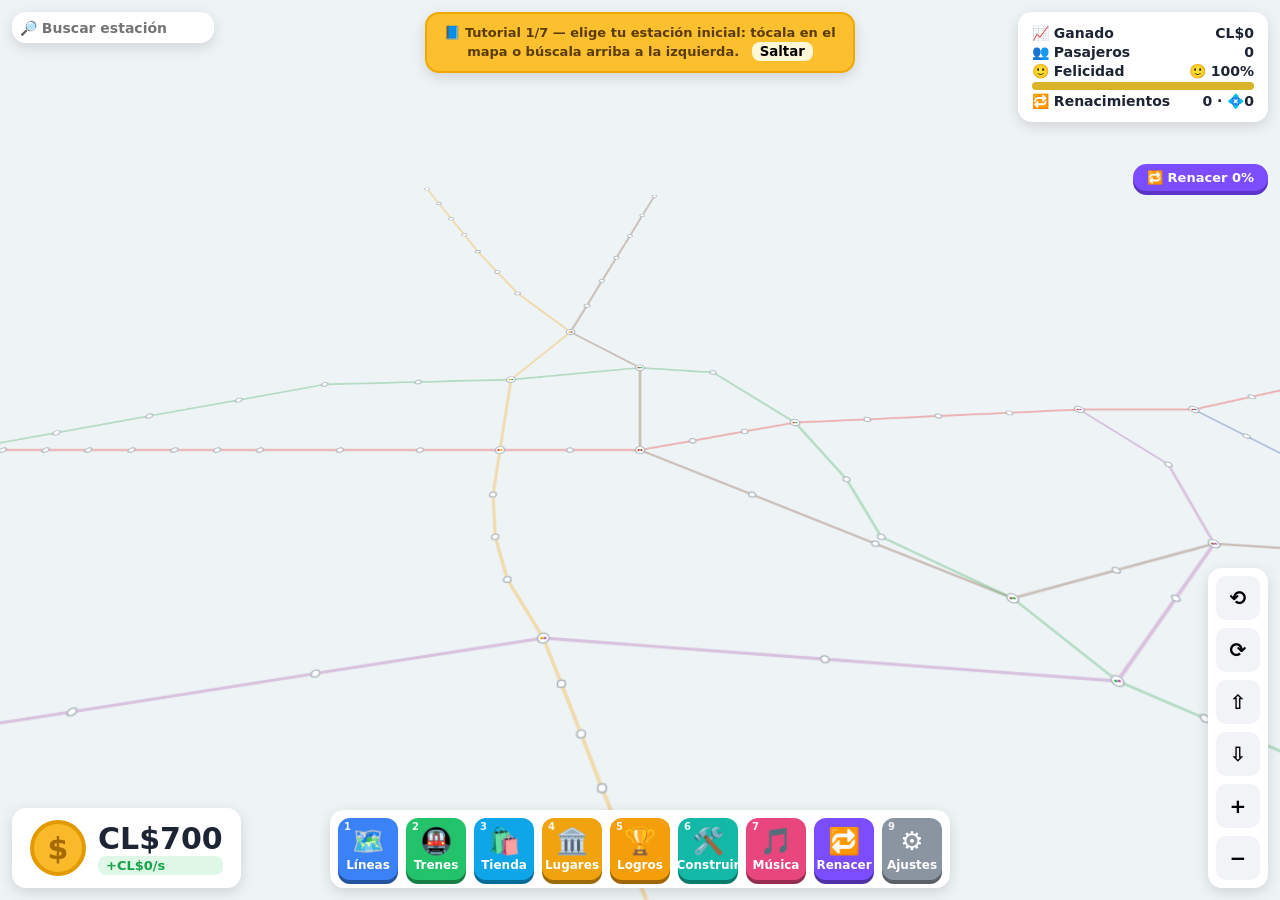
<file: index.html>
<!DOCTYPE html>
<html lang="es"><head><meta charset="utf-8"><meta name="viewport" content="width=device-width,initial-scale=1,maximum-scale=1,user-scalable=no,viewport-fit=cover"><meta name="theme-color" content="#eef3f6"><meta name="mobile-web-app-capable" content="yes"><meta name="apple-mobile-web-app-capable" content="yes"><meta name="apple-mobile-web-app-title" content="Metro Santiago">
<title>Metro de Santiago Simulator</title><link rel="stylesheet" href="css/style.css"></head><body>
<div id="stage"><svg id="map"><g id="w"></g></svg></div>
<div class="panel" id="tip"></div>
<div class="panel" id="srch"><input id="sb" list="dl" placeholder="🔎 Buscar estación"><datalist id="dl"></datalist></div>
<div id="toasts"></div><div class="panel" id="bmb"></div><div class="panel" id="evb"></div>
<div class="panel" id="rbp" onclick="show(mRebirth)"><i class="kb">8</i></div>
<div class="panel" id="stats">
<div><span>📈 Ganado</span><span id="sE"></span></div><div><span>👥 Pasajeros</span><span id="sP"></span></div>
<div><span>🙂 Felicidad</span><span id="sH"></span></div><div class="bar"><i id="sHb"></i></div>
<div><span>🔁 Renacimientos</span><span id="sR"></span></div></div>
<div class="panel" id="money"><div id="coin">$</div><div><big id="mM"></big><small id="mI"></small></div></div>
<div class="panel" id="menu">
<button class="mb" style="--c:#3b82f6" onclick="show(mLines)"><i class="kb">1</i><span>🗺️</span>Líneas</button>
<button class="mb" style="--c:#22c36b" onclick="show(mTrains)"><i class="kb">2</i><span>🚇</span>Trenes</button>
<button class="mb" style="--c:#0ea5e9" onclick="show(mShop)"><i class="kb">3</i><span>🛍️</span>Tienda</button>
<button class="mb" style="--c:#f0a30f" onclick="show(mPlaces)"><i class="kb">4</i><span>🏛️</span>Lugares</button>
<button class="mb" style="--c:#f59e0b" onclick="show(mAch)"><i class="kb">5</i><span>🏆</span>Logros</button>
<button class="mb" style="--c:#14b8a6" onclick="show(mBuild)"><i class="kb">6</i><span>🛠️</span>Construir</button>
<button class="mb" style="--c:#e8467c" onclick="show(mMusic)"><i class="kb">7</i><span>🎵</span>Música</button>
<button class="mb" style="--c:#7c4dff" onclick="show(mRebirth)"><span>🔁</span>Renacer</button>
<button class="mb" style="--c:#8b95a1" onclick="show(mSet)"><i class="kb">9</i><span>⚙️</span>Ajustes</button></div>
<div class="panel" id="zoom"><button title="Girar a la izquierda" onclick="rot(-15)">⟲</button><button title="Girar a la derecha" onclick="rot(15)">⟳</button><button title="Inclinar más" onclick="tilt(8)">⇧</button><button title="Inclinar menos" onclick="tilt(-8)">⇩</button><button onclick="zoom(1.25)">+</button><button onclick="zoom(.8)">−</button></div>
<div id="nw"><div class="nc" id="ncard"><div class="nhd">📰 SANTIAGO HOY · ÚLTIMA HORA</div><div id="nimg"></div><h2 id="nh"></h2><p id="nt"></p><div class="nbt"><button class="btn" id="nclaim" style="--c:#f0a30f" onclick="claimNews()"></button><button class="btn" style="--c:#8b95a1" onclick="closeNews()">✕ Cerrar</button></div></div></div>
<div id="ov" onclick="if(event.target==this)closeM()"><div id="md"></div></div>
<script src="music/playlist.js"></script><script src="js/data.js"></script><script src="js/audio.js"></script><script src="js/game.js"></script>
</body></html>
</file>
<file: css/style.css>
:root{--bg:#eef3f6;--ink:#1d2433;--sh:0 4px 14px #0002}
*{box-sizing:border-box;font-family:"Segoe UI",system-ui,sans-serif}
body{margin:0;height:100vh;overflow:hidden;background:var(--bg);color:var(--ink);user-select:none}
#map{position:absolute;inset:0;width:100%;height:100%;cursor:grab;touch-action:none}
.lb{font-size:15px;font-weight:700;fill:#2b3442;text-anchor:middle;paint-order:stroke;stroke:#eef3f6;stroke-width:5px;pointer-events:none}
.zl .lb:not(.k){display:none}.st{cursor:pointer}
@keyframes p{50%{stroke-width:7}}.pulse{animation:p 1s infinite}
.panel{position:absolute;background:#fff;border-radius:14px;box-shadow:var(--sh);padding:10px 14px;font-weight:700}
#stats{top:12px;right:12px;width:250px;font-size:14px}#stats div{display:flex;justify-content:space-between;margin:3px 0}
.bar{height:8px;background:#e6e9ee;border-radius:6px;overflow:hidden}.bar i{display:block;height:100%;background:#d9b32a}
#tip{top:12px;left:50%;transform:translateX(-50%);background:#fcc02e;color:#5a3b00;font-size:13px;text-align:center;max-width:430px;border:2px solid #f0a800}
#srch{top:12px;left:12px;padding:6px}#srch input{border:0;outline:0;font-size:14px;font-weight:700;width:190px;background:none}
#rbp{top:164px;right:12px;padding:6px 14px;font-size:13px;color:#fff;background:#7c4dff;cursor:pointer;box-shadow:0 4px 0 #5a35c8}
#money{left:12px;bottom:12px;display:flex;gap:12px;align-items:center;padding:12px 18px}
#coin{width:56px;height:56px;border-radius:50%;background:#f9b928;border:4px solid #e29a00;display:grid;place-items:center;font-size:30px;color:#a56a00}
#money big{font-size:30px;display:block;font-weight:900}#money small{display:block;background:#dff7e6;color:#16a34a;border-radius:8px;padding:2px 8px;font-size:13px}
#menu{left:50%;transform:translateX(-50%);bottom:12px;display:flex;gap:8px;padding:8px}
.mb{width:60px;height:62px;border:0;border-radius:12px;background:var(--c);color:#fff;font-size:12px;font-weight:800;cursor:pointer;box-shadow:0 4px 0 color-mix(in srgb,var(--c) 65%,#000);display:flex;flex-direction:column;align-items:center;justify-content:center;gap:2px}
.mb span{font-size:26px}.mb:active{transform:translateY(3px)}
#zoom{right:12px;bottom:12px;display:flex;flex-direction:column;gap:8px;padding:8px}
#zoom button{width:44px;height:44px;border:0;border-radius:10px;background:#f1f3f6;font-size:24px;font-weight:800;cursor:pointer}
.btn{border:0;color:#fff;font-weight:800;font-size:16px;border-radius:14px;padding:14px 12px;background:var(--c);box-shadow:0 5px 0 color-mix(in srgb,var(--c) 68%,#000);cursor:pointer;text-shadow:0 1px 2px #0004}
.btn:active{transform:translateY(3px);box-shadow:0 2px 0 color-mix(in srgb,var(--c) 68%,#000)}.btn[disabled]{--c:#c5cbd1;cursor:not-allowed}
#ov{position:fixed;inset:0;background:#0004;display:none;align-items:center;justify-content:center;z-index:9}
#md{width:min(740px,94vw);max-height:84vh;background:#fff;border-radius:26px;overflow:hidden;display:flex;flex-direction:column;box-shadow:0 10px 40px #0005}
/* aparición progresiva desde abajo hacia arriba */
@keyframes rise{from{opacity:0;transform:translateY(80px) scale(.97);filter:blur(8px)}60%{filter:blur(0)}to{opacity:1;transform:none;filter:none}}
@keyframes fade{from{opacity:0}}
#md.in{animation:rise .42s cubic-bezier(.2,.8,.2,1)}#ov.in{animation:fade .3s}
@media(prefers-reduced-motion:reduce){#md.in,#ov.in{animation:none}}
.mh{display:flex;justify-content:space-between;align-items:center;padding:20px 26px;color:#fff}
.mh h2{margin:0;font-size:30px}.sub{opacity:.95;font-weight:600;margin-top:6px;font-size:14px}
.x{width:56px;height:56px;border-radius:50%;border:0;background:#fff;font-size:24px;font-weight:900;cursor:pointer;box-shadow:0 4px 0 #ccc;flex:none}
.mb2{padding:18px 22px 24px;overflow:auto;display:flex;flex-direction:column;gap:14px}
.g2{display:grid;grid-template-columns:1fr 1fr;gap:14px}
.box{display:flex;gap:16px;align-items:center;background:#f6f4ff;border:2px solid #ddd6fb;border-radius:16px;padding:16px}
.lvl{width:64px;height:64px;border-radius:50%;background:#7c4dff;color:#fff;font-size:32px;font-weight:900;display:grid;place-items:center;flex:none}
.pu{color:#6d44e0;font-weight:700;margin-top:4px}
.chip{display:inline-grid;place-items:center;width:26px;height:26px;border-radius:50%;color:#fff;font-size:12px;font-weight:800;margin-right:6px;background:#888}
.card{border:2px solid #e5e8ec;border-radius:16px;padding:14px;display:flex;flex-direction:column;gap:8px}.card.on{border-color:#f0a800;background:#fff9e8}
.card b{font-size:15px}.card small{color:#6b7480;font-weight:600}
.row{display:flex;gap:14px;align-items:center;border:2px solid #f2b3b0;border-radius:16px;padding:14px}
.row .chip{width:52px;height:52px;font-size:22px;margin:0;flex:none}.row .sv{margin-left:auto;font-weight:800;color:#16a34a}
.hint{background:#fff7d6;border-radius:12px;padding:12px;font-weight:700;color:#7a5a00;font-size:14px}
.art{display:flex;flex-wrap:wrap;gap:8px}.art a{background:#f1f3f6;border-radius:20px;padding:6px 12px;font-size:13px;font-weight:700;color:#1d2433;text-decoration:none}.art a:hover{background:#ffe3ec}
.tabs{display:flex;flex-wrap:wrap;gap:8px}.tabs button{border:0;border-radius:20px;padding:8px 14px;font-weight:800;cursor:pointer;background:#f1f3f6}.tabs .on{background:#e8467c;color:#fff}
.in2{width:100%;padding:12px;border:2px solid #e5e8ec;border-radius:12px;font-size:14px;font-weight:600}
#mp{position:fixed;left:12px;bottom:96px;width:240px;display:none;z-index:5;background:#000;border-radius:12px;overflow:hidden;box-shadow:var(--sh)}
#mp iframe{width:100%;height:135px;border:0;display:block}#mp button{position:absolute;right:4px;top:4px;z-index:2;border:0;border-radius:50%;width:24px;height:24px;cursor:pointer}

#tip{line-height:1.4}.sk{margin-left:8px;border:0;border-radius:8px;padding:2px 8px;font-weight:800;cursor:pointer;background:#fff7d6}
#toasts{position:absolute;top:64px;left:12px;width:290px;display:flex;flex-direction:column;gap:8px;z-index:6;pointer-events:none}
.toast{pointer-events:auto;background:#fff;border-radius:12px;box-shadow:var(--sh);padding:10px 12px;font-size:13px;font-weight:700;border-left:6px solid #3b82f6;animation:tin .4s cubic-bezier(.2,.8,.2,1);transition:opacity .3s}
.toast.out{opacity:0}.toast.bad{border-color:#ff5a52;background:#fff3f2}.toast.good{border-color:#22c36b}.toast.gift{border-color:#f0a30f;cursor:pointer;background:#fffaf0}.toast small{color:#6b7480}
@keyframes tin{from{opacity:0;transform:translateY(-24px)}}
#evb{top:70px;left:50%;transform:translateX(-50%);min-width:280px;text-align:center;display:none}
#evb.bad{background:#fff3f2;border:2px solid #ff5a52}#evb.good{background:#effcf3;border:2px solid #22c36b}#evb .bar{margin-top:6px}
.bad .bar i{background:#ff5a52}.good .bar i{background:#22c36b}
.pl{transition:opacity .4s}.pl:not(.got){opacity:.38;filter:grayscale(1)}.pl.got{filter:drop-shadow(0 3px 4px #0004)}

#bmb{top:118px;left:50%;transform:translateX(-50%);display:none;background:#ecfeff;border:2px solid #14b8a6;text-align:center;font-size:13px}
#nw{position:fixed;inset:0;background:#0f172a99;display:none;align-items:center;justify-content:center;z-index:12}
.nc{width:min(520px,92vw);background:#fffdf7;border-radius:22px;padding:22px 26px 26px;text-align:center;box-shadow:0 12px 50px #0007;border:3px solid #1d2433}
.nc.in{animation:rise .45s cubic-bezier(.2,.8,.2,1)}
.nhd{font-weight:900;font-size:13px;letter-spacing:2px;border-bottom:3px double #1d2433;padding-bottom:8px;margin-bottom:14px}
#nimg{display:grid;place-items:center;height:120px;margin-bottom:8px}.nc h2{margin:6px 0 8px;font-size:26px;line-height:1.15}.nc p{margin:0 0 18px;font-size:16px;font-weight:600;color:#3b4454}
.nbt{display:flex;gap:12px;justify-content:center;flex-wrap:wrap}

/* ---------- Móviles ---------- */
html,body{overscroll-behavior:none;-webkit-tap-highlight-color:transparent;touch-action:manipulation}
body{height:100vh;height:100dvh}
.mb2{-webkit-overflow-scrolling:touch;overscroll-behavior:contain}.sk.ok{background:#22c36b;color:#fff}
@media(max-width:760px){
#srch{top:8px;left:8px}#srch input{width:130px;font-size:13px}
#stats{top:8px;right:8px;width:150px;font-size:11px;padding:6px 10px}#stats div:nth-child(2){display:none}
#rbp{top:92px;right:8px;font-size:11px;padding:4px 10px}
#tip{top:52px;left:8px;right:auto;transform:none;width:calc(100vw - 176px);max-width:none;font-size:11px;padding:6px 8px}
#toasts{top:120px;left:8px;width:calc(100vw - 176px)}
#evb{top:auto;bottom:196px;left:8px;transform:none;min-width:0;width:calc(100vw - 70px)}
#bmb{top:auto;bottom:146px;left:8px;transform:none;width:calc(100vw - 70px);font-size:12px}
#money{left:8px;bottom:84px;padding:6px 10px;gap:8px}#coin{width:36px;height:36px;font-size:20px;border-width:3px}#money big{font-size:20px}#money small{font-size:11px;padding:1px 6px}
#zoom{right:8px;bottom:84px;padding:4px;gap:4px}#zoom button{width:38px;height:38px}
#menu{left:8px;right:8px;transform:none;bottom:max(8px,env(safe-area-inset-bottom));overflow-x:auto;gap:6px;padding:6px;scrollbar-width:none}#menu::-webkit-scrollbar{display:none}
.mb{flex:none;width:56px;height:56px;font-size:10px}.mb span{font-size:22px}
#ov{align-items:flex-end}#md{width:100vw;max-height:90vh;max-height:90dvh;border-radius:22px 22px 0 0}
.mh{padding:14px 16px}.mh h2{font-size:22px}.sub{font-size:12px}.x{width:44px;height:44px;font-size:20px}
.mb2{padding:12px 14px calc(18px + env(safe-area-inset-bottom))}.g2{grid-template-columns:1fr}.btn{min-height:48px;font-size:15px}.box{padding:12px;gap:12px}.lvl{width:52px;height:52px;font-size:26px}
.row{flex-wrap:wrap}.row .sv{margin-left:0}.sk{padding:6px 10px}
.nc{padding:16px}.nc h2{font-size:21px}.nc p{font-size:14px}#nimg{height:96px}
}
@media(max-height:520px){#md{max-height:96vh;max-height:96dvh}.mh{padding:8px 14px}.mh h2{font-size:18px}.sub{display:none}#stats div:nth-child(3),#stats .bar{display:none}#tip{font-size:10px}}

/* ---------- Vista 3D ---------- */
#stage{position:absolute;inset:0;overflow:hidden}
#stage.d3{-webkit-mask-image:linear-gradient(to bottom,transparent 0,#000 24%);mask-image:linear-gradient(to bottom,transparent 0,#000 24%)}
#map{will-change:transform}.bb{transform:rotate(var(--ry,0deg)) scaleY(var(--sy,1));transform-origin:0 0}
#zoom button{font-size:20px}

.mb{position:relative}.kb{position:absolute;top:3px;left:6px;font-size:10px;font-style:normal;font-weight:900;opacity:.9;display:none}
@media(hover:hover) and (pointer:fine){.kb{display:block}}
</file>
